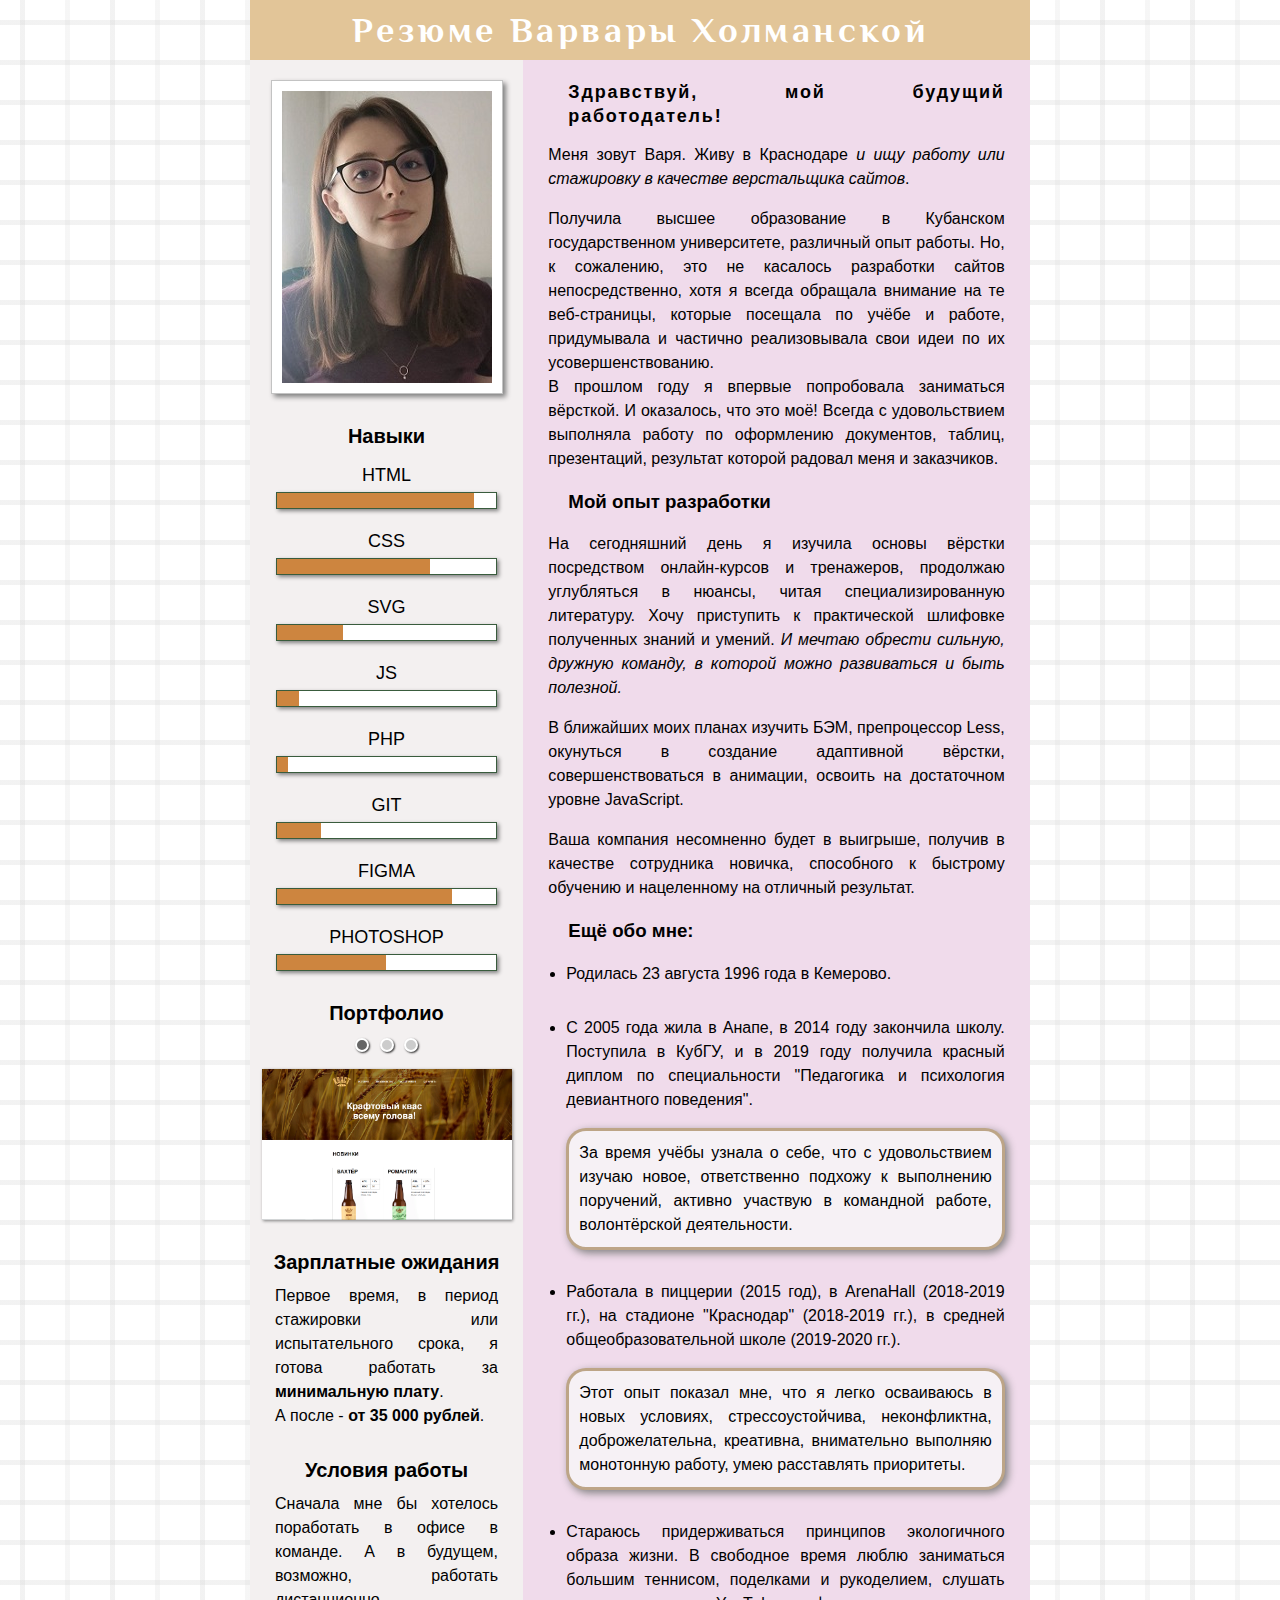
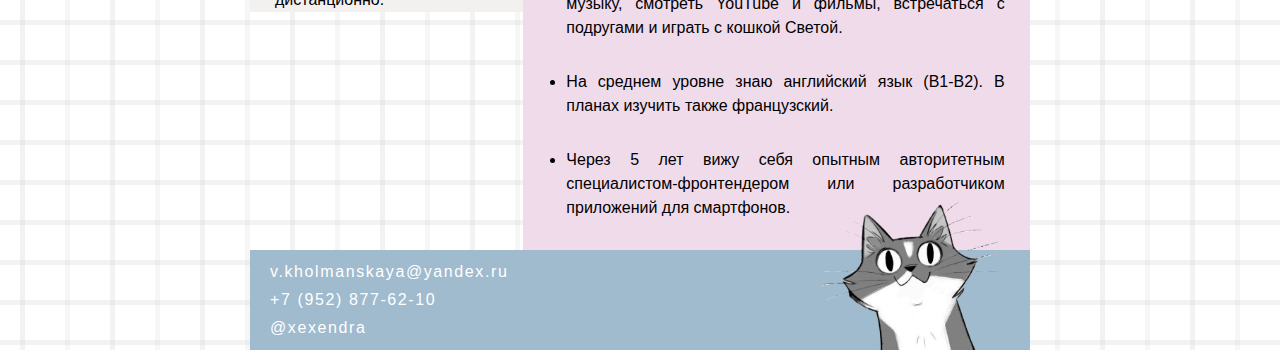
<file: index.html>
<!DOCTYPE html>
<html lang="ru">
    <head>
      <meta charset="UTF-8">
      <link rel="stylesheet" href="style.css">
      <title>Резюме Junior верстальщика</title>
      <link rel="preconnect" href="https://fonts.gstatic.com">
        <link href="https://fonts.googleapis.com/css2?family=Montserrat+Alternates&family=Open+Sans&family=PT+Sans+Caption&family=Philosopher&display=swap" 
        rel="stylesheet">
        
    </head>

    <body class="page original-theme">
        <div class="wrapper">
        <header class="original-theme">
            <div class="header-title">
                <h1>Резюме Варвары Холманской</h1>
            </div>
        </header>

        <div class="conteiner original-theme">
        <section class="left-part">
            <div class="avatar">
                <img src="image/avatar.jpg" width="210px" height="292px">
            </div>
            <dl class="skills">
                <h2 class="skill-title">Навыки</h2>
                <dt class="skill">HTML</dt>
                <dd class="skill"><div style="width: 90%;">90%</div></dd>
                <dt class="skill">CSS</dt>
                <dd><div style="width: 70%;">70%</div></dd>
                <dt class="skill">SVG</dt>
                <dd><div style="width: 30%;">30%</div></dd>
                <dt class="skill">JS</dt>
                <dd><div style="width: 10%;">10%</div></dd>
                <dt class="skill">PHP</dt>
                <dd><div style="width: 5%;">5%</div></dd>
                <dt class="skill">GIT</dt>
                <dd><div style="width: 20%;">20%</div></dd>
                <dt class="skill">FIGMA</dt>
                <dd><div style="width: 80%;">80%</div></dd>
                <dt class="skill">PHOTOSHOP</dt>
                <dd><div style="width: 50%;">50%</div></dd>
            </dl>
            <div>
                <h2>Портфолио</h2>
                <div class="slider">
                    <input type="radio" id="btn-1" name="toggle" checked>
                    <input type="radio" id="btn-2" name="toggle">
                    <input type="radio" id="btn-3" name="toggle">
                    <div class="slider-controls">
                      <label for="btn-1" title="Открыть проект №1"></label>
                      <label for="btn-2" title="Открыть проект №2"></label>
                      <label for="btn-3" title="Открыть проект №3"></label>
                    </div>
                    <div class="slider-inner">
                      <div class="slider-slides">
                        <a href="sourse/project-1/index.html" title="Перейти к просмотру"><img src="image/project-1.PNG" alt="Самостоятельный проект по окончанию тренажера HTML Academy "></a>
                        <a href="sourse/project-2/index.html" title="Перейти к просмотру"><img src="image/project-2.jpg" alt="Учебный проект сайта инструктора Кекса в HTML Academy"></a>
                        <a href="#" title="Доступ временно недоступен"><img src="image/project-3.jpg" alt="Самостоятельный проект вёрстки сайта приюта для животных на обучении в RSSchool"></a>
                      </div>
                    </div>
                </div>
                <div class="another-info">
                    <h2>Зарплатные ожидания</h2>
                    <p>Первое время, в период стажировки или испытательного срока, я готова работать за <b>минимальную плату</b>.<br>
                    А после - <b>от 35 000 рублей</b>.</p>
                    <h2>Условия работы</h2>
                    <p>Сначала мне бы хотелось поработать в офисе в команде. А в будущем, возможно, работать дистанционно.</p>
                </div>
            </div>
        </section>

        <section class="right-part">
            <div class="right-part-center">
                <h2>Здравствуй, мой будущий работодатель!</h2>
                <p>Меня зовут Варя. Живу в Краснодаре <i>и ищу работу или стажировку в качестве
                верстальщика сайтов</i>.</p>
                <p>Получила высшее образование в Кубанском государственном
                университете, различный опыт работы. 
                Но, к сожалению, это не касалось разработки сайтов непосредственно, хотя я всегда обращала внимание
                на те веб-страницы, которые посещала по учёбе и работе, придумывала и частично реализовывала свои идеи по их усовершенствованию.<br>
                В прошлом году я впервые попробовала заниматься вёрсткой. И оказалось, что это моё!
                Всегда с удовольствием выполняла работу по оформлению документов, таблиц, презентаций,
                результат которой радовал меня и заказчиков.</p>
                <h3>Мой опыт разработки</h3>
                <p>На сегодняшний день я изучила основы вёрстки посредством онлайн-курсов 
                и тренажеров, продолжаю углубляться в нюансы, читая специализированную литературу. 
                Хочу приступить к практической шлифовке полученных знаний и умений.
                <i>И мечтаю обрести сильную, дружную команду, в которой можно 
                развиваться и быть полезной.</i><br></p>
                <p>В ближайших моих планах изучить БЭМ, препроцессор Less, окунуться в
                создание адаптивной вёрстки, совершенствоваться в анимации, освоить на достаточном уровне JavaScript.<br>
                </p>
                <p>Ваша компания несомненно будет в выигрыше, получив в качестве сотрудника
                    новичка, способного к быстрому обучению и нацеленному на отличный результат.
                    </p>
                <h3>Ещё обо мне:</h3>
                <ul>
                    <li><p>Родилась 23 августа 1996 года в Кемерово.</p></li>
                    <li><p>С 2005 года жила в Анапе, в 2014 году закончила школу. 
                        Поступила в КубГУ, и в 2019 году получила красный диплом
                        по специальности "Педагогика и психология девиантного поведения".</p> 
                        <p class="soft-skills">За время учёбы узнала о себе, что с удовольствием изучаю новое, 
                        ответственно подхожу к выполнению поручений, активно участвую в командной работе, волонтёрской деятельности.</p></li>
                    <li><p>Работала в пиццерии (2015 год), в ArenaHall (2018-2019 гг.), на стадионе "Краснодар" (2018-2019 гг.), 
                        в средней общеобразовательной школе (2019-2020 гг.).</p>
                        <p class="soft-skills">Этот опыт показал мне, что я легко осваиваюсь в новых условиях,
                        стрессоустойчива, неконфликтна, доброжелательна, креативна, внимательно выполняю монотонную работу,
                        умею расставлять приоритеты.</p>
                    </li>
                    <li><p>Стараюсь придерживаться принципов экологичного образа жизни.
                        В свободное время люблю заниматься большим теннисом, поделками и рукоделием, слушать музыку, 
                        смотреть YouTube и фильмы, встречаться с подругами и играть с кошкой Светой.</p>
                    </li>
                    <li><p>На среднем уровне знаю английский язык (B1-B2). В планах изучить также французский.</p></li>
                    <li><p>Через 5 лет вижу себя опытным авторитетным специалистом-фронтендером или разработчиком
                        приложений для смартфонов. 
                    </p></li>
                </ul>

            </div>
        </section>
        </div>

        <footer>
            <div class="contacts">
                <p><a href="mailto:v.kholmanskaya@yandex.ru">v.kholmanskaya@yandex.ru</a></p>
                <p><a href="tel:+79528776210">+7 (952) 877-62-10</a></p>
                <p><a href="https://www.instagram.com/xexendra/">@xexendra</a></p>
            </div>
            <button class="cat" type="button" tabindex="0" title="Мы можем начать! Кликни!"></button>
        </footer>
    </div>
    </body>
</file>
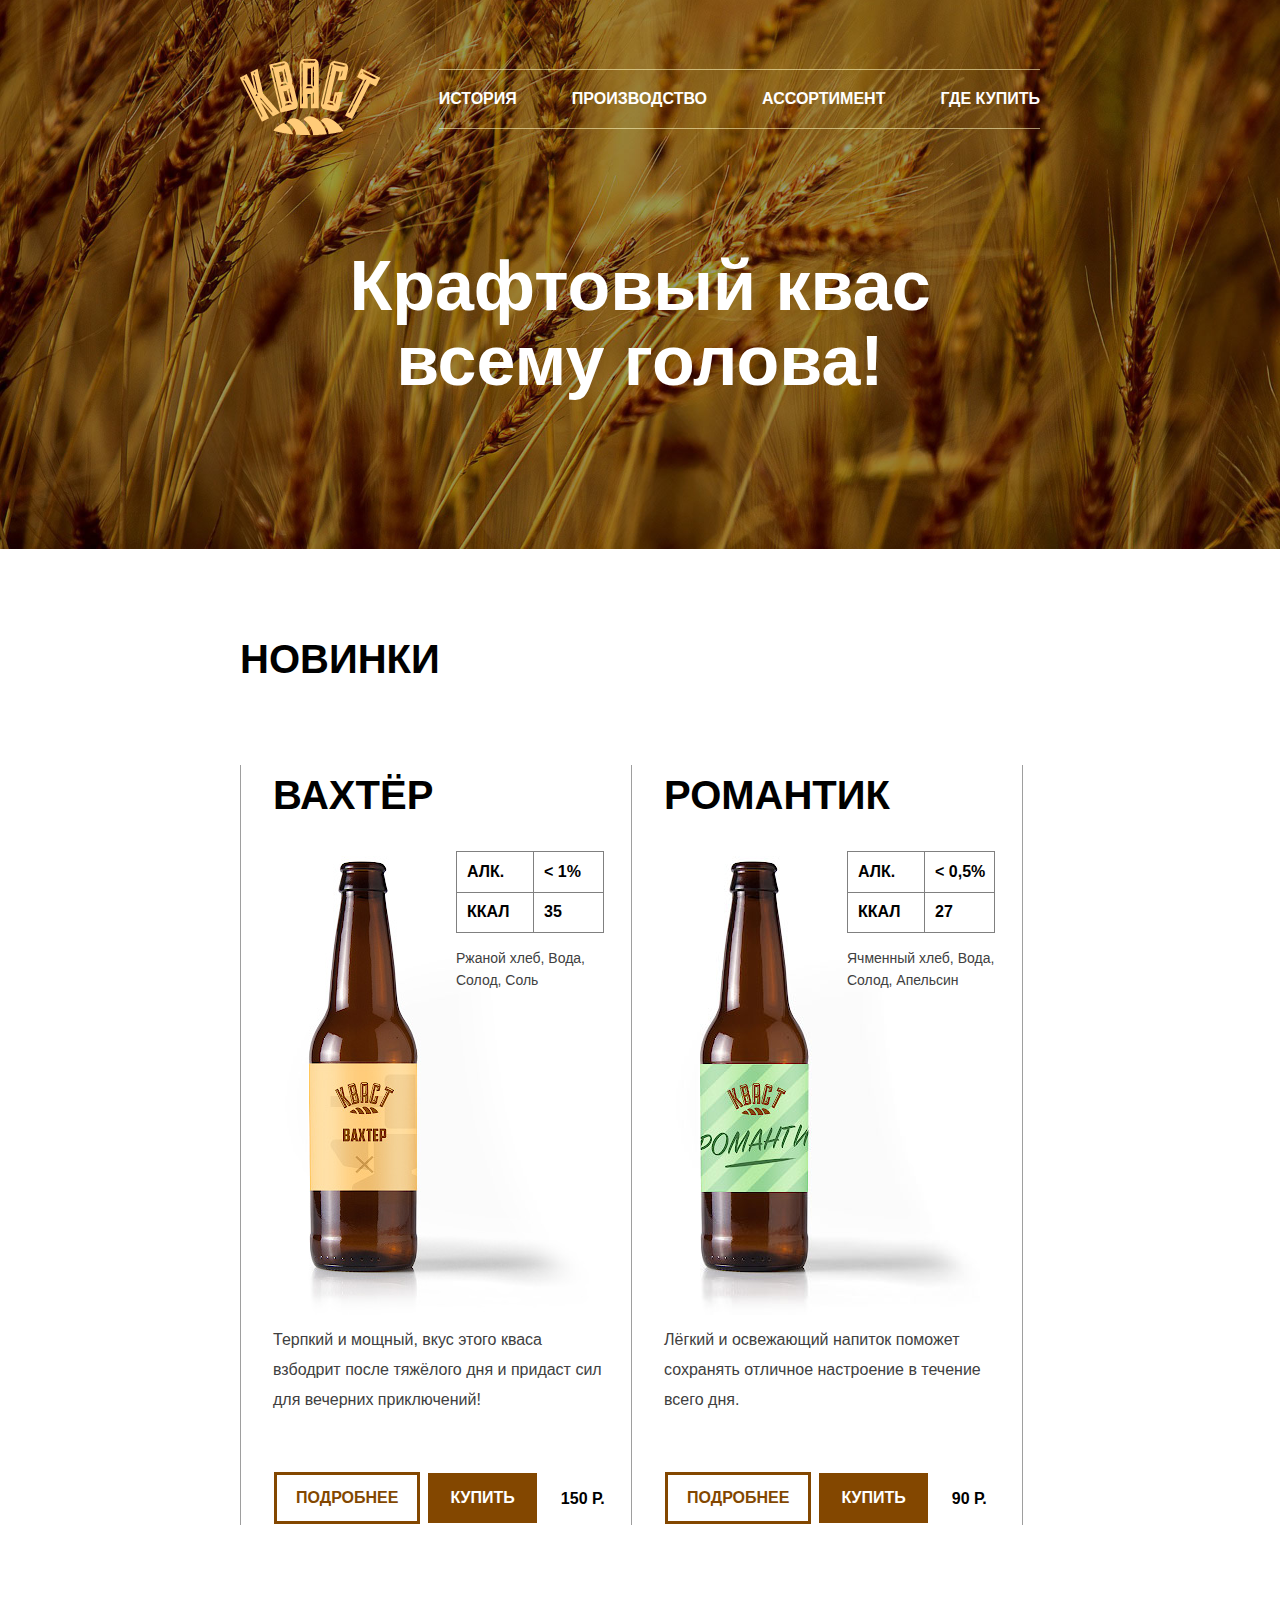
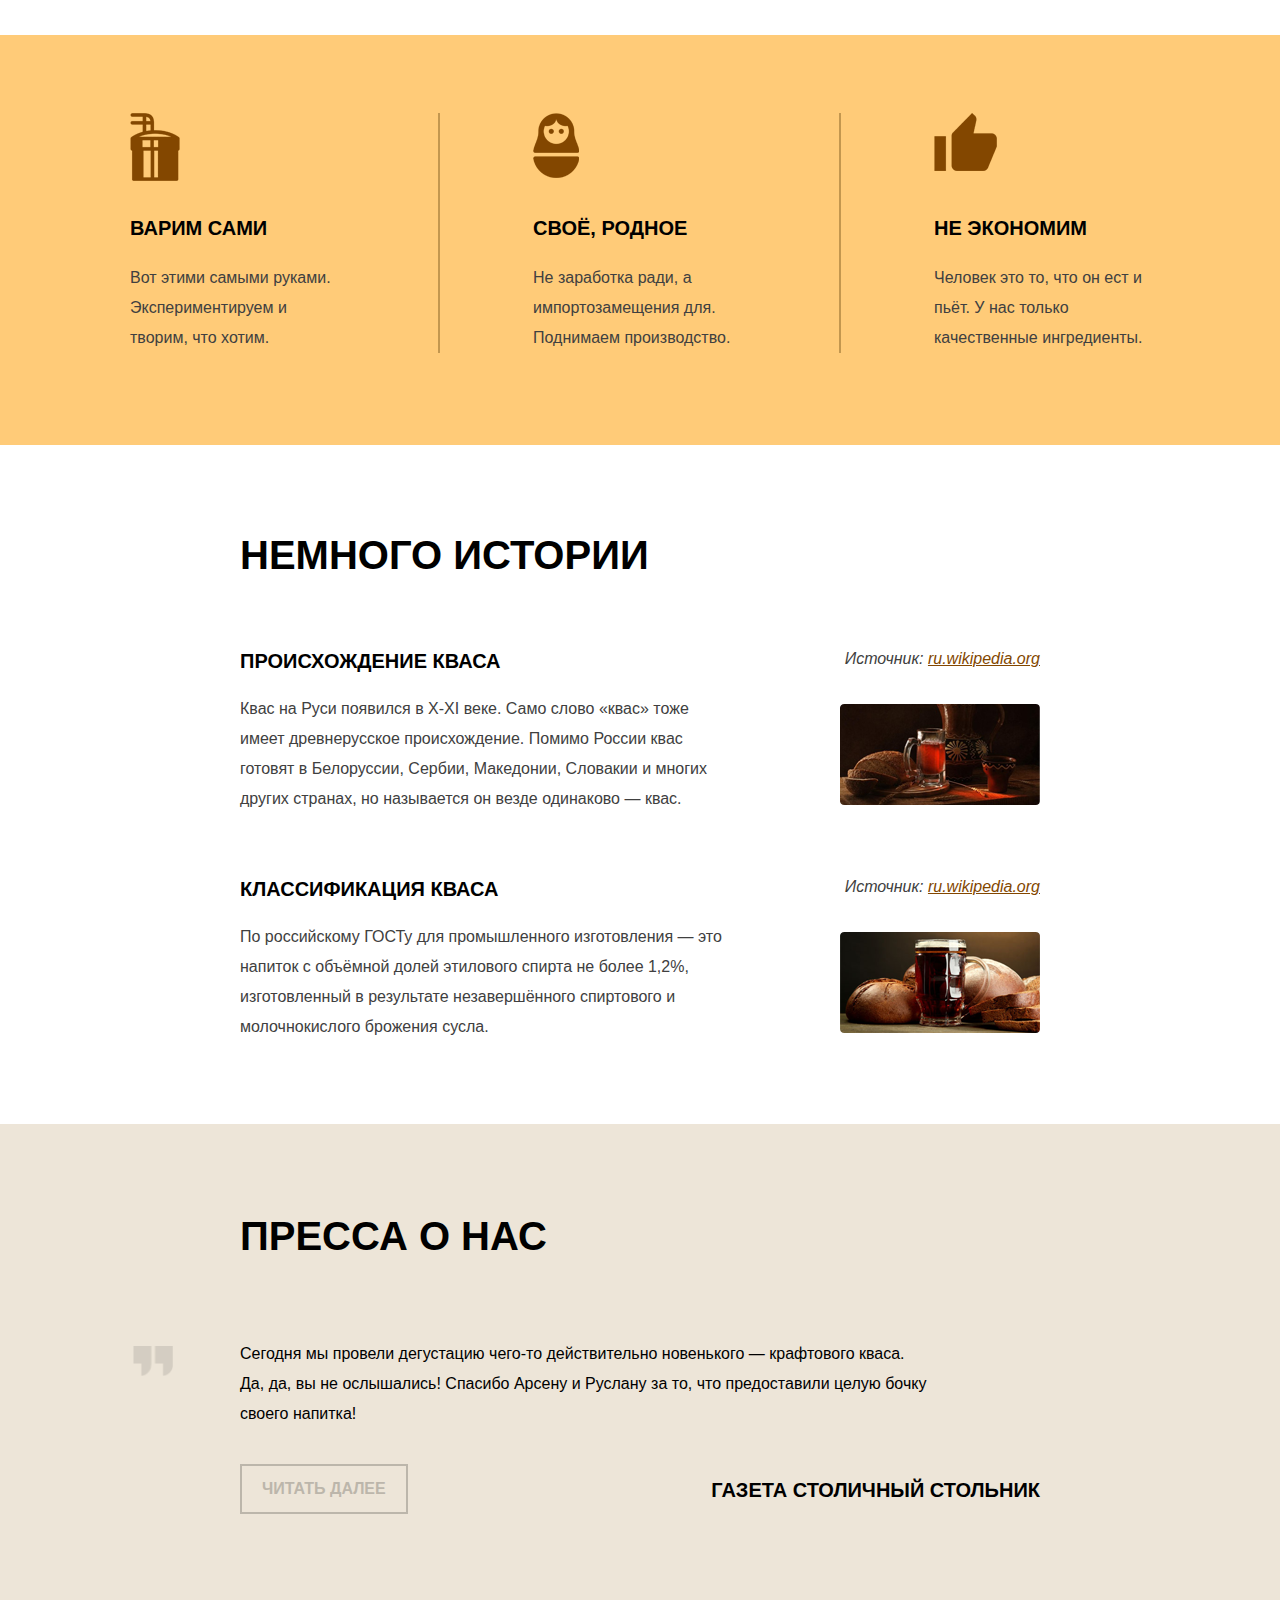
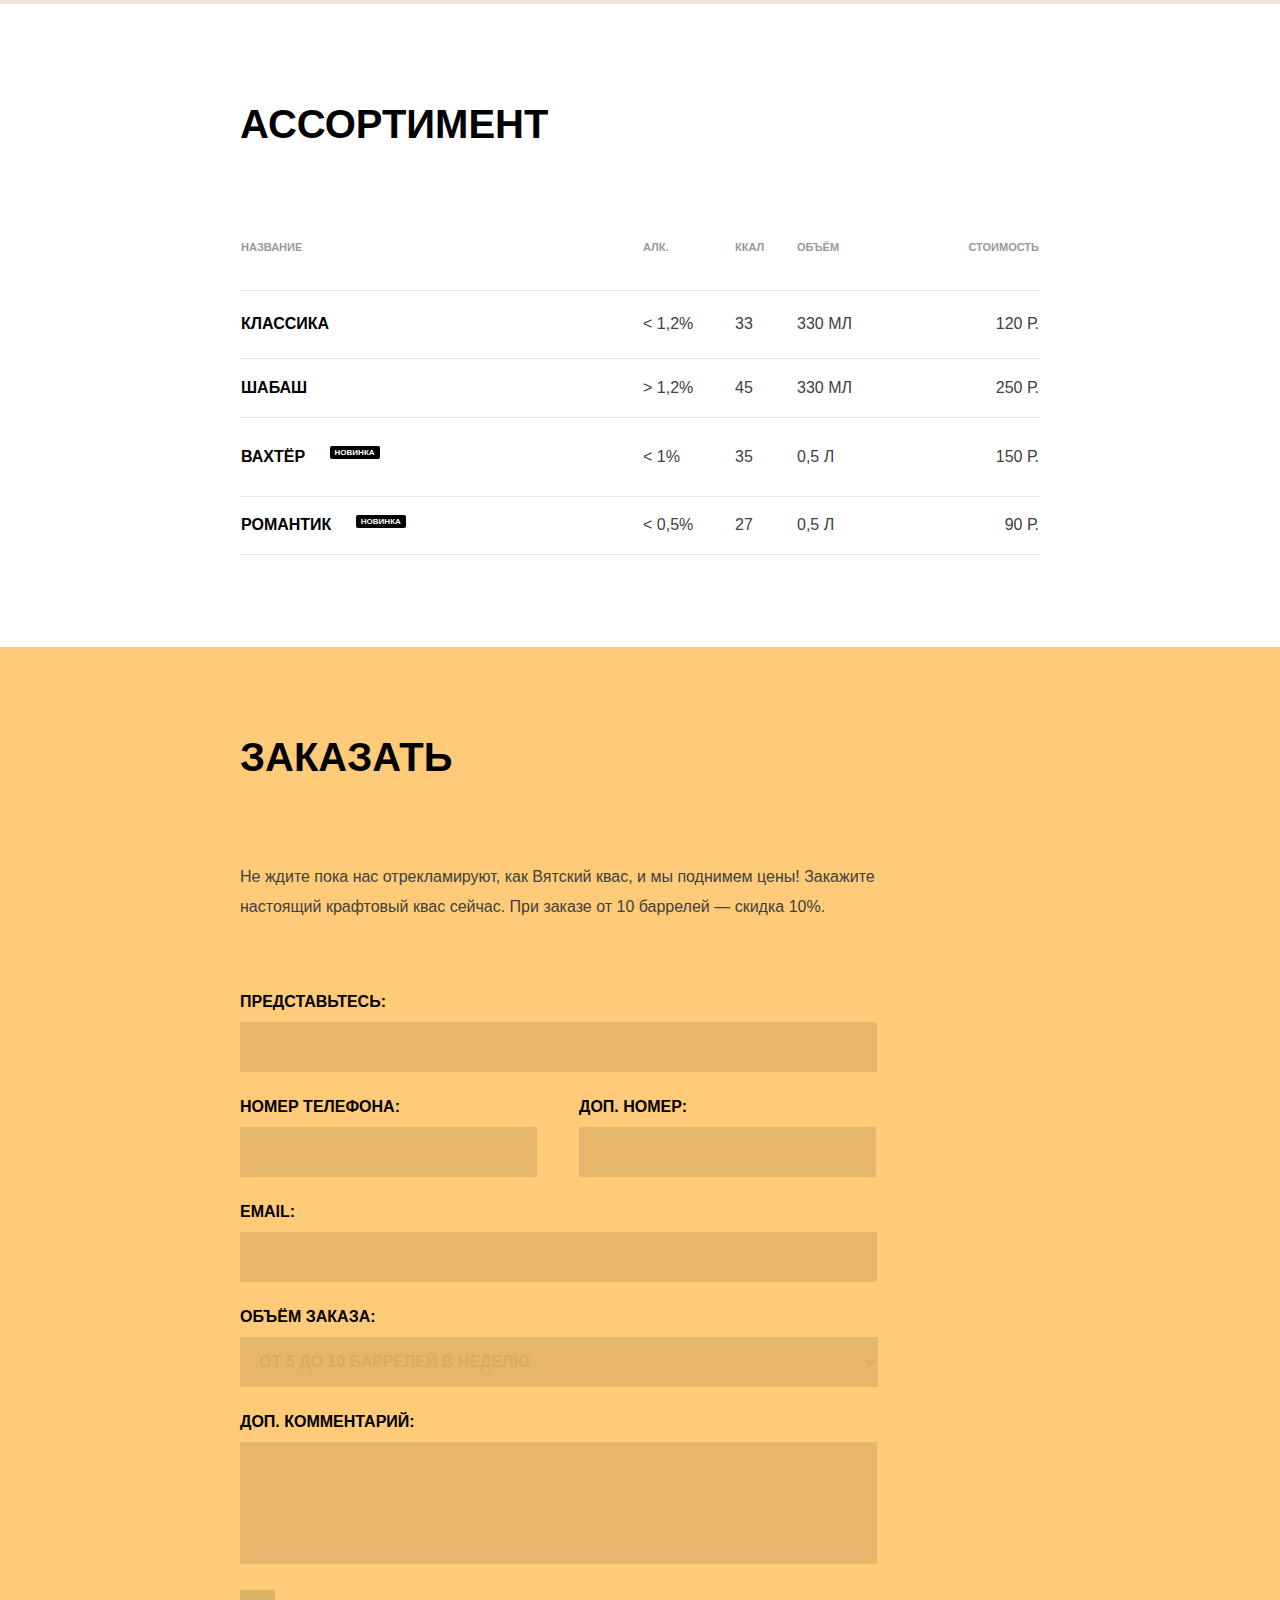
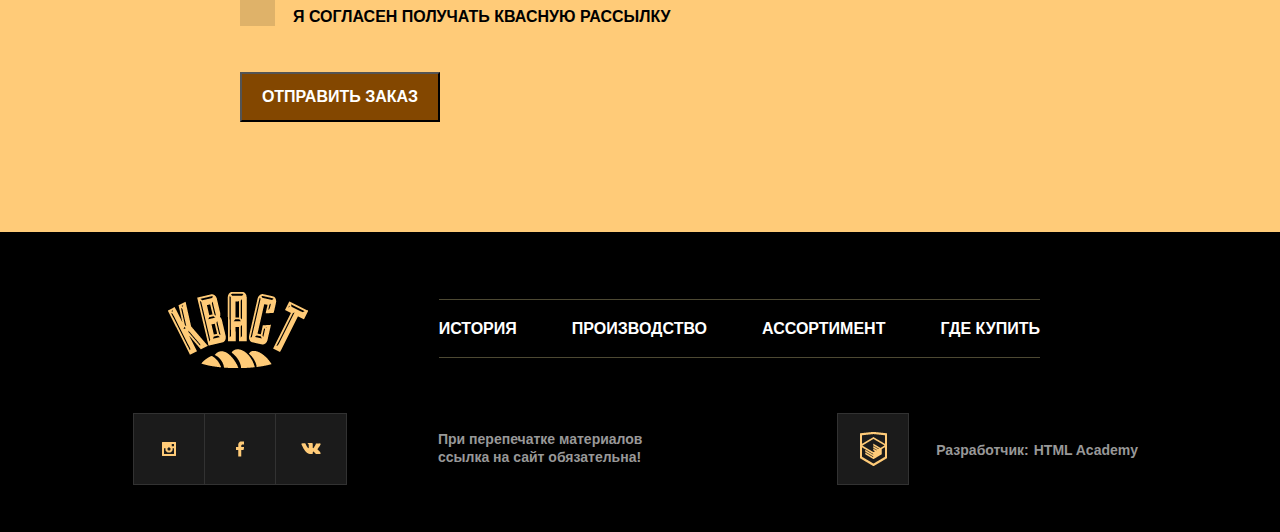
<file: sourse/project-1/index.html>
<!DOCTYPE HTML>
<html>
  <head>
    <meta charset="utf-8">
    <link rel="stylesheet" href="style.css">
    <title>Кваст</title>
  </head>
  <body>
    <div class="page-header">
      <div class="conteiner">
      <div class="header-top">
        <div class="header-logo">
          <img src="img/logo.png" alt="Кваст" width="140" height="76">
        </div>
        <ul class="main-nav">
          <li><a href="#">История</a></li>
          <li><a href="#">Производство</a></li>
          <li><a href="#">Ассортимент</a></li>
          <li><a href="#">Где купить</a></li>
        </ul>
      </div>
      <div class="promo">
        <p>Крафтовый квас <br>всему голова!</p>
      </div>
    </div>
    </div>

    <div class="new-items">
      <div class="conteiner">
        <h2>Новинки</h2>
        <div class="clearfix">
          <div class="item">
            <h3>Вахтёр</h3>
            <div class="composition-and-image">
              <div class="composition">
                <table>
                  <tr>
                  <td>Алк.</td>
                  <td>&lt; 1%</td>
                  </tr>
                  <tr>
                    <td>Ккал</td>
                    <td>35</td>
                  </tr>
                </table>
                <p>Ржаной хлеб, Вода, Солод, Соль</p> 
              </div>
              <img alt="Вахтёр" src="img/bottle-left.jpg"> 
            </div>
            <div class="item-info">
              <p>Терпкий и мощный, вкус этого кваса взбодрит после тяжёлого дня и придаст сил для вечерних приключений!</p>
              <a href="#">Подробнее</a>
              <a href="#">Купить</a>
              <b>150 Р.</b>
            </div>
          </div>
          <div class="item">
            <h3>Романтик</h3>
            <div class="composition-and-image">
              <div class="composition">
                <table>
                  <tr>
                    <td>Алк.</td>
                    <td>&lt; 0,5%</td>
                  </tr>
                  <tr>
                    <td>Ккал</td>
                    <td>27</td>
                  </tr>
                </table>
                <p>Ячменный хлеб, Вода, Солод, Апельсин</p>
              </div>
              <img alt="Романтик" src="img/bottle-right.jpg">          
            </div>
            <div class="item-info">
              <p>Лёгкий и освежающий напиток поможет сохранять отличное настроение в течение всего дня.</p>
              <a href="#">Подробнее</a>
              <a href="#">Купить</a>
              <b>90 Р.</b>
            </div>        
          </div>
        </div>
      </div>
    </div>

    <div class="technology">
      <div class="wrapper">
      <ul>
        <li>
          <img src="img/icon-brew.png">
          <h2>Варим сами</h2>
          <p>Вот этими самыми руками. Экспериментируем и <br>творим, что хотим.</p>
        </li>
        <li>
          <img src="img/icon-matreshka.png">
          <h2>Своё, родное</h2>
          <p>Не заработка ради, а импортозамещения для. Поднимаем производство.</p>
        </li>
        <li>
          <img src="img/icon-thumbsup.png">
          <h2>Не экономим</h2>
          <p>Человек это то, что он ест и пьёт. У нас только качественные ингредиенты.</p>
        </li>
      </ul>
      </div>
    </div>

    <div class="history">
      <div class="conteiner">
        <h2>Немного истории</h2>

        <dl>
            <dt class="clearfix">
              <h4>Происхождение кваса</h4>
              <i>Источник: <a target="_blank" href="https://ru.wikipedia.org">ru.wikipedia.org</a></i>
            </dt>
            <dd class="clearfix">
              <img src="img/wiki-1.png" alt="Происхождение кваса" width="200" height="101">
              <p>Квас на Руси появился в X-XI веке. Само слово «квас» тоже имеет древнерусское происхождение. 
                Помимо России квас готовят в Белоруссии, Сербии, Македонии, Словакии и многих других странах, 
                но называется он везде одинаково — квас.
              </p>          
            </dd>
          
            <dt class="clearfix">
              <h4>Классификация кваса</h4>
              <i>Источник: <a target="_blank" href="https://ru.wikipedia.org">ru.wikipedia.org</a></i>
            </dt>
            <dd class="clearfix">
              <img src="img/wiki-2.png" alt="Классификация кваса" width="200" height="101">
              <p>По российскому ГОСТу для промышленного изготовления — это напиток с объёмной долей этилового спирта 
                не более 1,2%, изготовленный в результате незавершённого спиртового и молочнокислого брожения сусла.
              </p>          
            </dd>
        </dl>
      </div>
    </div>

    <div class="press">
      <div class="conteiner">
        <h2>Пресса о нас</h2>

        <blockquote class="press-item">
          <p>Сегодня мы провели дегустацию чего-то действительно новенького — крафтового кваса. 
            <br>Да, да, вы не ослышались! Спасибо Арсену и Руслану за то, что предоставили целую бочку своего напитка!
          </p>        
          <cite>Газета столичный Стольник</cite>
          <a href="#" class="btn">Читать далее</a>
        </blockquote>
      </div>
    </div>
    

    <div class="assortement">
      <div class="conteiner">
      <h2>Ассортимент</h2>
      <table>
        <tr>
          <th>Название</th>
          <th>Алк.</th>
          <th>Ккал</th>
          <th>Объём</th>
          <th>Стоимость</th>
        </tr>
        <tr>
          <td>Классика</td>
          <td>&lt; 1,2%</td>
          <td>33</td>
          <td>330 мл</td>
          <td>120 Р.</td>
        </tr>
        <tr>
          <td>Шабаш</td>
          <td>&gt; 1,2%</td>
          <td>45</td>
          <td>330 мл</td>
          <td>250 Р.</td>
        </tr>
        <tr>
          <td>Вахтёр <sup>Новинка</sup></td>
          <td>&lt; 1%</td>
          <td>35</td>
          <td>0,5 л</td>
          <td>150 Р.</td>
        </tr>
        <tr>
          <td>Романтик <sup>Новинка</sup></td>
          <td>&lt; 0,5%</td>
          <td>27</td>
          <td>0,5 л</td>
          <td>90 Р.</td>
        </tr>
      </table>
    </div>
    </div>

    <div class="order">
      <div class="conteiner">
      <h2>Заказать</h2>
      <p>Не ждите пока нас отрекламируют, как Вятский квас, и мы поднимем цены! 
        Закажите настоящий крафтовый квас сейчас. При заказе от 10 баррелей — скидка 10%.
      </p>

      <form class="order-form">
        
        <div class="order-form-group">
          <label for="fullname">Представьтесь:</label>
          <input type="text" name="fullname" id="fullname">
        </div>
        <div class="order-form-phone">
          <div class="order-form-group">
            <label for="phone">Номер телефона:</label>
            <input class="phone" type="text" name="phone" id="phone">
          </div>
          <div class="order-form-group">
            <label for="phone-2">Доп. номер:</label>
            <input class="phone" type="text" name="phone-2" id="phone-2">
          </div>
        </div>
        <div class="order-form-group">
          <label for="email">Email:</label>
          <input type="text" name="email" id="email">
        </div>

        <div class="order-form-group">
          <label for="volume">Объём заказа:</label>
          <select name="volume" id="volume">
            <option value="От 5 до 10 баррелей в неделю">От 5 до 10 баррелей в неделю</option>
          </select>
        </div>
        
        <div class="order-form-group">
          <label for="message">Доп. комментарий:</label>
          <textarea name="message" id="message"></textarea>
        </div>

        <div class="order-form-group checkbox">
          <input type="checkbox" value="none" id="checkbox" name="checkbox" checked>
          <label for="checkbox">Я согласен получать квасную рассылку</label>
        </div>
        <br>
        <input type="submit" class="btn" value="Отправить заказ">
      </form>
    </div>
    </div>

    <div class="footer">
      <div class="wrapper">

        <div class="footer-part">
          <div class="footer-logo">
            <img src="img/logo.png" alt="Кваст-логотип" width="140" height="76">
          </div>

          <ul class="main-nav">
            <li><a href="#">История</a></li>
            <li><a href="#">Производство</a></li>
            <li><a href="#">Ассортимент</a></li>
            <li><a href="#">Где купить</a></li>
          </ul>
        </div>

        <div class="footer-part">
          <div class="footer-social">
            <a href="#" class="inst">Инстаграм</a>
            <a href="#" class="fb">Фейсбук</a>
            <a href="#" class="vk">Вконтакте</a>
          </div>
          <div class="footer-copyright">
            <p>При перепечатке материалов <br>ссылка на сайт обязательна!</p>
            <a href="#" class="htmlacademy">LOGO</a>
            <p class="dev">
              <b>Разработчик:</b><a href="https://htmlacademy.ru">HTML Academy</a>
            </p>
          </div>
        </div>

      </div>
    </div>

  </body>
</html>
</file>
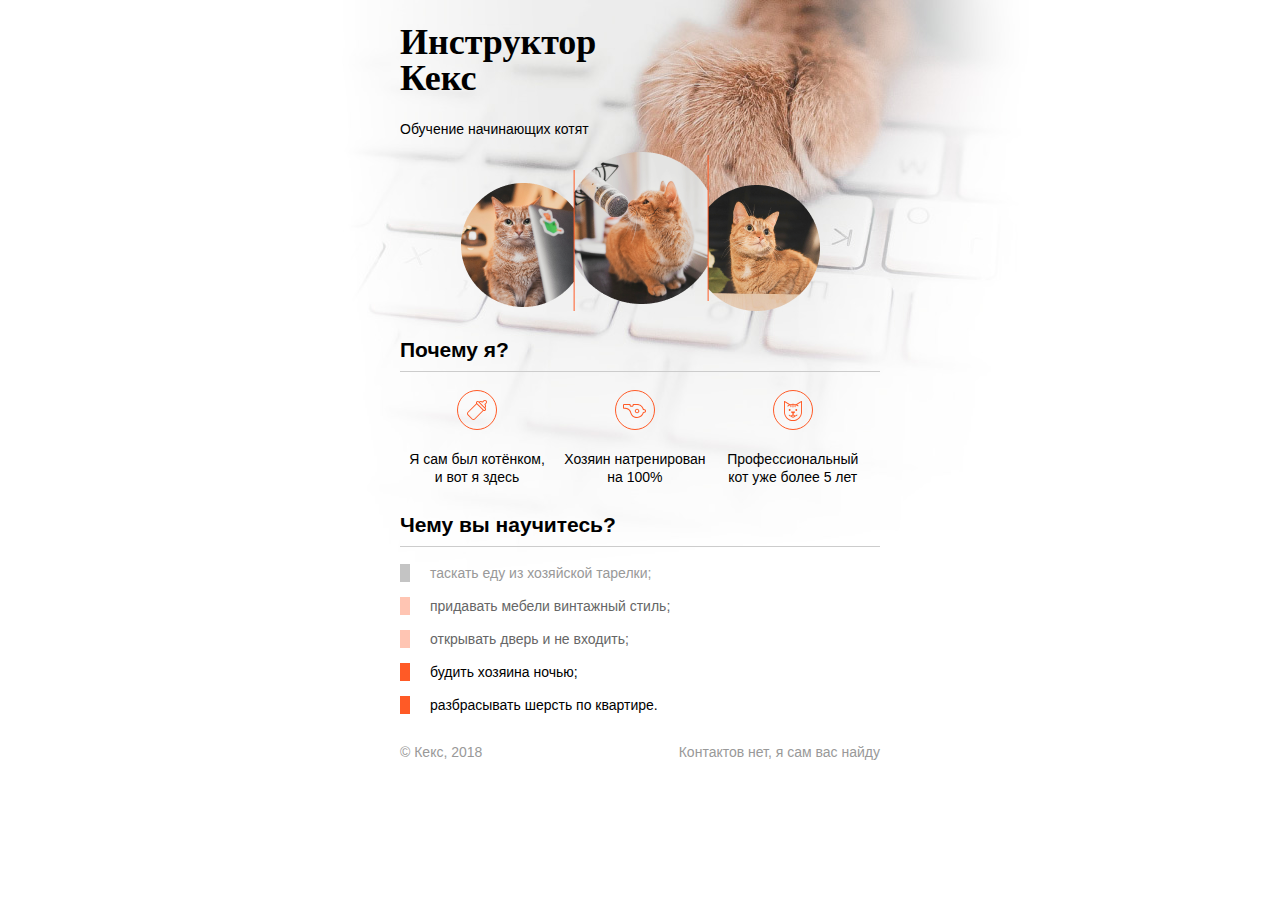
<file: sourse/project-2/index.html>
<!DOCTYPE html>
<html lang="ru">
  <head>
    <meta charset="utf-8">
    <title>Инструктор Кекс</title>
    <link rel="stylesheet" href="style.css">
  </head>
  <body>
    <div class="container">
      <header class="site-header">
        <h1>Инструктор Кекс</h1>
        <p>Обучение начинающих котят</p>
        <img src="img/keks.png">
      </header>

      <section class="features">
        <h2>Почему я?</h2>
        <p class="feature-kitten">Я сам был котёнком, и вот я здесь</p>
        <p class="feature-train">Хозяин натренирован на 100%</p>
        <p class="feature-cat">Профессиональный кот уже более 5 лет</p>
      </section>

      <section class="skills">
        <h2>Чему вы научитесь?</h2>
        <ul class="skills-list">
          <li class="skills-item">таскать еду из хозяйской тарелки;</li>
          <li class="skills-item standart">придавать мебели винтажный стиль;</li>
          <li class="skills-item standart">открывать дверь и не входить;</li>
          <li class="skills-item vip">будить хозяина ночью;</li>
          <li class="skills-item vip">разбрасывать шерсть по квартире.</li>
        </ul>
      </section>

      <footer class="site-footer">
        <p>© Кекс, 2018</p>
        <p>Контактов нет, я сам вас найду</p>
      </footer>
    </div>
  </body>
</html>
</file>
<file: style.css>
html {
    height: 100%;
}

body{
    font-family: 'Roboto', sans-serif;
    line-height: 1.5em;
    text-align: justify;
    width: 780px;
    height: 100%;
    margin: 0 auto;
    padding: 0;
    background-color: white;
    background-image:  
        linear-gradient(90deg, transparent 20px, #d4d4d44b 20px, 
        #d4d4d44b 25px, transparent 25px, transparent 65px, #d4d4d434 65px,
        #d4d4d434 70px, transparent 70px),
        linear-gradient(#d4d4d44b 5px, transparent 5px, transparent 45px,
        #d4d4d434 45px, #d4d4d434 50px, transparent 50px);
    background-position: 
        0 -20px,
        0 20px;
    background-size: 90px 40px;
    background-repeat: repeat;
}

.wrapper {
    display: table;
    height: 100%;
}

header {
    background-color: rgb(226, 197, 152);
    width: 100%;
    height: 60px;
    margin: 0;
    padding: 0;   
}

.header-title {
    font-family: 'Philosopher', sans-serif;
    font-size: 18px;
    color: rgb(255, 255, 255);
    letter-spacing: 0.2em;
    text-align: center;
    padding-top: 18px;
}

.header-title h1 {
    margin: 0;
    padding: 0;
}

.conteiner {
    display: table-row;
    height: 100%;
}

/*Блок с навыками*/

.left-part {
    margin: 0;
    width: 35%;
    height: 100%;
    float: left;
    background-color: rgb(243, 240, 240);
}

.avatar {
    margin: 20px auto;
    padding: 0;
    border: 1px solid rgb(195, 195, 195);
    width: 230px;
    height: 312px;
    background-color: rgb(255, 255, 255);
    box-shadow: 3px 3px 5px 0 grey;
}

.avatar img {
    margin: 10px;
}

.skills {
    margin: 0;
    padding: 0;
}

.left-part h2 {
    text-align: center;
    margin: 30px auto 10px;
    font-size: 20px;
    font-weight: 600;
}

.skills dt {
    text-align: center;
    padding: 5px;
    font-size: large;
}

.skills dd {
    margin: auto;
    padding: 0;
    margin-bottom: 15px;
    width: 80%;
    height: 15px;
    text-align: center;
    font-size: 0;
    border: 1px solid #395c3d;
    background-color: white;
    box-shadow: 2px 2px 4px 0 grey;
}
.skills div {
    height: 100%;
    background-color: peru;
    animation: color 2s linear 0s infinite alternate;
}

@keyframes color {
    0%{
        background-color: #ffffff;
    }
    50% {
        background-color: #c5c5c5;
    }
    100%{
        background-color: #a4b2bd;
    }
}


/*Портфолио*/

.slider {
  position: relative;
}

.slider input[type="radio"] {
  display: none;
}

.slider-inner {
  width: 250px;
  margin: auto;
  overflow: hidden;
  box-shadow: 1px 1px 3px gray;
}

.slider-slides {
  width: 300%;
  transition: transform 0.8s ease;
}

.slider-slides img {
  float: left;
  width: 250px;
  height: auto;
}

.slider-controls {
  margin-bottom: 10px;
  text-align: center;
}

.slider-controls label {
  display: inline-block;
  margin: 0 3px;
  width: 10px;
  height: 10px;
  border: 2px solid white;
  border-radius: 50%;
  background-color: #cccccc;
  box-shadow: 1px 1px 2px rgba(0, 0, 0, 0.8);
  cursor: pointer;
  transition: background-color 0.2s;
}

#btn-1:checked ~ .slider-controls label[for="btn-1"],
#btn-2:checked ~ .slider-controls label[for="btn-2"],
#btn-3:checked ~ .slider-controls label[for="btn-3"] {
  background-color: #666666;
}


#btn-1:checked ~ .slider-inner .slider-slides {
  transform: translate(0);
}

#btn-2:checked ~ .slider-inner .slider-slides {
  transform: translate(-250px);
}

#btn-3:checked ~ .slider-inner .slider-slides {
  transform: translate(-500px);
}

/*Заплатные ожидания*/
.another-info p{
    margin: 0 25px;
}

/*Блок с обращением*/

.right-part {
    float: right;
    margin: 0;
    padding: 0;
    width: 65%;
    height: 100%;
    background-color:  rgb(240, 219, 235);
}

.right-part-center {
    width: 90%;
    margin: auto;
}

.right-part h2 {
    margin-top: 20px;
    letter-spacing: 0.1em;
    font-size: 18px;
}

.right-part h2,
.right-part h3 {
    margin-left: 20px;
}

.right-part p {
    margin-top: 10px;
}

.right-part p:last-child {
    margin-bottom: 30px;
}

.right-part ul {
    margin: 0;
    padding: 0;
    padding-left: 18px;
}

.right-part ul .soft-skills {
    background-color: rgb(246, 241, 245);
    padding: 10px;
    border-radius: 20px;
    border: 3px solid rgba(182, 157, 124, 0.904);
    box-shadow: 3px 3px 8px 0 grey;
}

/*Подвал с котом*/

footer {
    display: table-row;
    position: relative;
    float: left;
    margin: 0 auto;
    width: 780px;
    height: 100px;
    background-color: rgb(160, 186, 206);
    color: white;
}

.contacts {
    letter-spacing: 0.1em;
    margin: 0;
    padding: 0;
    padding-top: 8px;
}

.contacts p {
    margin: 0;
    padding: 2px;
    padding-left: 20px;
    cursor: pointer;
}

.contacts a,
.contacts a:hover,
.contacts:active {
    text-decoration: none;
    color: white;
}

.cat {
    display: block;
    position: absolute;
    bottom: 0;
    right: 30px;
    height: 150px;
    width: 180px;
    background: url("image/cat-1.png") no-repeat;
    background-position: 100% 100%;
    background-size: contain;
    margin: 0;
    padding: 0;
    border: none;
    cursor: pointer;

}

.cat:hover {
    background: url("image/cat-2.png") no-repeat;
    background-position: 100% 100%;
    background-size: contain;
}

.cat:focus {
    background: url("image/cat-3.png") no-repeat;
    background-position: 100% 100%;
    background-size: contain;
    animation: fly 15s linear;
    animation-fill-mode: none;
    outline: none;
}

@keyframes fly {
    5% {
        transform: translate(-700px, -0px) rotate(0deg)
    }
    10% {
        transform: translate(-750px, -50px) rotate(45deg)
    }
    10% {
        opacity: 1;
    }
    35% {
        transform: translate(-2000px, -5000px) rotate(90deg)
    }
    40% {
        opacity: 0;
    }
    80% {
        transform: translate(180px, -450px) rotate(225deg)
    }
    82% {
        opacity: 1;
    }
    86% {
        transform: translate(180px, -300px) rotate(290deg);
    }
    100% {
        transform: translate(0px, 0px) rotate(360deg)
    }
}
</file>
<file: sourse/project-1/style.css>
body {
  min-width: 1050px;
  margin: 0;
  padding: 0;
}

.conteiner {
    width: 800px;
    margin: 0 auto;
    padding: 0;
}

.clearfix::after {
    content: "";
    display: table;
    clear: both;
}

.wrapper {
    width: 1050px;
    margin: 0 auto;
    padding: 0;
}

.page-header {
    width: auto;
    height: 495px;
    margin: 0;
    padding: 0;
    padding-top: 54px;
    background-image: url('img/wheat-back.jpg');
    background-position: bottom;
    background-size: cover;
}

.header-top {
    width: 800px;
    height: auto;
    display: table-cell;
    margin: 0;
    padding: 0;
    vertical-align: middle;
}

.header-logo {
    float: left;
    margin: 0;
    margin-top: 5px;
    margin-right: 0px;
    padding: 0;
}

.main-nav {
    width: auto;
    float: right;
    display: flex;
    list-style: none;
    
    margin: 0;
    margin-top: 15px;
    padding: 0;
}

.main-nav li {
    margin: 0;
    padding: 20px 0 20px 55px;
    font-family: Arial, serif;
    font-size: 16px;
    font-weight: bold;
    text-transform: uppercase;
    border-top: 1px solid rgba(255, 249, 192, 0.575);
    border-bottom: 1px solid rgba(255, 249, 192, 0.575);
}

.main-nav li:last-child {
    margin-right: 0;
}

.main-nav li:first-child {
    padding-left: 0;
}

.main-nav a {
    color: #fff;
    text-decoration: none;
}

.main-nav a:hover {
    color: #ffcb78;
}

.main-nav a:active {
    color: #ffcb78;
    opacity: 0.3;
}

.promo {
    font-family: Arial, serif;
    font-size: 70px;
    font-weight: bold;
    line-height: 75px;
    text-align: center;
}

.promo p {
    margin: 0;
    margin-top: 110px;
    color: #fff;
}

.new-items {
    font-family: Arial, serif;
    min-height: 750px;
}

.item {
    float: left;
    width: 390px;
    margin-top: 75px;
    border-left: 1px solid rgb(158, 158, 158);
    border-right: 1px solid rgb(158, 158, 158);
}

.item:last-child {
    border-left: none;
}

.new-items h2 {
    margin: 0;
    margin-top: 80px;
    font-family: Arial, serif;
    font-size: 40px;
    text-transform: uppercase;
    line-height: 61px;
}

.item h3 {
    margin: 0;
    margin-left: 32px;
    font-family: Arial, serif;
    font-size: 40px;
    text-transform: uppercase;
    line-height: 61px;
}

.composition-and-image {
    position: relative;
    margin: 0;
    margin-top: 30px;
    margin-left: 44px;
}

.composition {
    position: absolute;
    top: -5px;
    right: -5px;
    width: 180px;
    height: 140px;
}

.composition table {
    position: relative;
    border-collapse: collapse;
    height: 82px;
    margin: 0;
    padding: 0;
    font-size: 16px;
    font-weight: bold;
    text-transform: uppercase;
}

.composition td {
    border: 1px solid grey;
    width: 65px;
    height: 50%;
    padding-left: 10px;
}

.composition td:last-child {
    width: 58px;
}

.composition p {
    width: 150px;
    font-size: 14px;
    line-height: 22px;
    color: #404040;
}

.item-info p {
    float: left;
    margin: 0;
    margin-top: 6px;
    margin-left: 32px;
    width: 330px;
    font-size: 16px;
    line-height: 30px;
    color: #404040;
}

.item-info a,
.item-info b {
    float: left;
    margin: 0;
    text-decoration: none;
    font-size: 16px;
    font-weight: bold;
    line-height: 20px;
    text-transform: uppercase;
}

.item-info a:first-of-type {
    color: #834700;
    border: 3px solid #834700;
    margin-top: 57px;
    margin-left: 33px;
    padding: 13px 19px;
}

.item-info a:first-of-type:hover {
    color: #502c00;
    border: 3px solid #583100;
}

.item-info a:first-of-type:active{
    color: #a5a5a5;
    border: 3px solid #929292;
}

.item-info a:last-of-type {
    background-color: #834700;
    color: #fff;
    margin-top: 58px;
    margin-left: 8px;
    padding: 15px 22px;
}

.item-info a:last-of-type:hover {
    background-color: #613500;
}

.item-info a:last-of-type:active {
    background-color: #834700;
    color: rgb(182, 182, 182);
}

.item-info b {
    margin-top: 58px;
    margin-left: 8px;
    padding: 16px;
}

.technology {
    width: 100%;
    height: 410px;
    background-color: rgb(255, 203,120);
    margin-top: 110px;
}

.technology ul {
    margin: 0;
}

.technology ul li {
    float: left;
    width: 210px;
    height: auto;
    list-style: none;
    margin: 0;
    margin-top: 78px;
}

.technology ul li:first-child {
    margin-left: -25px;
    margin-right: 98px;
}

.technology ul li:nth-of-type(2) {
    border-right: 2px solid rgb(195, 151, 79);
    border-left: 2px solid rgb(195, 151, 79);
    padding-left: 93px;
    padding-right: 96px;
}

.technology ul li:last-child{
    margin-left: 93px;
}

.technology img {
    margin: 0 0 36px 0;
}

.technology ul li h2 {
    font-family: Arial, sans-serif;
    font-size: 20px;
    font-weight: bold;
    line-height: 30px;
    text-transform: uppercase;
    margin: -8px 0 20px 0;
}

.technology ul li:nth-of-type(2) h2 {
    margin-top: -5px;
}

.technology ul li:nth-of-type(3) h2 {
    margin-top: 2px;
}

.technology p {
    margin: 0;
    padding: 0;
    font-family: Arial, sans-serif;
    font-size: 16px;
    font-weight: normal;
    line-height: 30px;
    color: #404040;
}

.history h2 {
    margin: 0;
    margin-top: 80px;
    font-family: Arial, sans-serif;
    font-size: 40px;
    line-height: 61px;
    color: black;
    text-transform: uppercase;
}

.history dl {
    margin: 0;
}

.history dt {
    margin: 0;
    margin-top: 60px;
}

.history h4 {
    float: left;
    margin: 0;
    padding: 0;
    font-family: Arial, sans-serif;
    font-size: 20px;
    line-height: 30px;
    color: black;
    text-transform: uppercase;
}

.history i {
    float: right;
    margin: 0;
    padding: 0;
    margin-top: -2px;
    font-family: Arial, sans-serif;
    font-size: 16px;
    line-height: 30px;
    color: #404040;
}

.history i a {
    color: #834700;
}

.history i a:hover {
    color: #623600;
}

.history i a:active {
    color: #7c7c7c;
}

.history dd {
    margin: 0;
    margin-top: 18px;
}

.history img {
    float: right;
    margin: 0;
    margin-top: 10px;
    padding: 0;
}

.history p {
    width: 490px;
    float: left;
    margin: 0;
    padding: 0;
    font-family: Arial, sans-serif;
    font-size: 16px;
    line-height: 30px;
    color: #404040
}

.press {
    height: 398px;
    background-color: rgb(237, 229, 216);
    margin-top: 82px;
    padding-top: 82px;
}

.press h2 {
    margin: 0;
    font-family: Arial, sans-serif;
    font-size: 40px;
    line-height: 61px;
    color: black;
    text-transform: uppercase;
}

blockquote {
    position: relative;
    margin: 0;
    margin-top: 72px;
    padding: 0;
}

blockquote p {
    width: 700px;
    margin: 0;
    padding: 0;
    font-family: Arial, sans-serif;
    font-size: 16px;
    line-height: 30px;
}

blockquote::before {
    content: " ";
    position: absolute;
    top: 7px;
    left: -107px;
    background-image: url('img/quotes.png');
    background-size: cover;
    width: 40px;
    height: 30px;
}

blockquote cite {
    float: right;
    margin-top: 46px;
    font-family: Arial, sans-serif;
    font-size: 20px;
    font-weight: bold;
    font-style: normal;
    line-height: 30px;
    text-align: right;
    text-transform: uppercase;
}

blockquote a {
    float: left;
    margin: 0;
    margin-top: 35px;
    padding: 8px 20px;
    
    font-family: Arial, sans-serif;
    font-size: 16px;
    line-height: 30px;
    font-weight: bold;
    text-align: center;
    text-transform: uppercase;
    text-decoration: none;
    
    color: rgb(188, 182, 171);
    border: 2px solid rgb(188, 182, 171);
}

blockquote a:hover {
    background-color: rgb(177, 177, 177);
    color: white;
    border: 2px solid rgb(177, 177, 177);
}

blockquote a:active {
    background-color: rgb(153, 153, 153);
    color: rgb(187, 187, 186);
    border: 2px solid rgb(153, 153, 153);
}

.assortement {
    margin: 0;
    padding: 0;
}

.assortement h2 {
    margin: 0;
    margin-top: 90px;
    font-family: Arial, sans-serif;
    font-size: 40px;
    line-height: 61px;
    color: black;
    text-transform: uppercase;
}

.assortement table {
    margin: 0;
    margin-top: 50px;
    padding: 0;
    border-collapse: collapse;
    width: 800px;
}
.assortement tr {
    font-family: Arial, sans-serif;
    font-size: 16px;
    text-transform: uppercase;
    text-align: left;
    color: #404040;
    border-bottom: 1px solid rgb(229, 229, 229);
}

.assortement tr:first-child {
    height: 85px;
}
.assortement tr:nth-of-type(2) {
    height: 68px;
}

.assortement tr:nth-of-type(3) {
    height: 59px;
}

.assortement tr:nth-of-type(4) {
    height: 79px;
}

.assortement tr:nth-of-type(5) {
    height: 58px;
}

.assortement tr th:first-of-type,
.assortement tr td:first-of-type {
    width: 400px;
}

.assortement tr th:nth-of-type(2),
.assortement tr td:nth-of-type(2) {
    width: 90px;
}

.assortement tr th:nth-of-type(3),
.assortement tr td:nth-of-type(3) {
    width: 60px;
}

.assortement tr th:nth-of-type(4),
.assortement tr td:nth-of-type(4) {
    width: 90px;
}

.assortement tr th:last-of-type,
.assortement tr td:last-of-type {
    width: auto;
    text-align: right;
}

.assortement tr th {
    font-size: 11px;
    line-height: 30px;
    color: #999999;
}

.assortement tr td:first-of-type {
    font-weight: bold;
    color: black;
}

.assortement tr td sup {
    margin: 0 20px;
    padding: 2px 5px;
    top: 0;
    left: 0;
    font-weight: bold;
    font-size: 8px;
    color: #fff;
    background-color: black;
    border-radius: 2px;
}

.order {
    margin: 0;
    padding: 0;
    margin-top: 92px;
    background-color: rgb(255, 203, 120);
}

.order h2 {
    margin: 0;
    padding: 0;
    padding-top: 80px;
    font-family: Arial, sans-serif;
    font-size: 40px;
    line-height: 61px;
    color: black;
    text-transform: uppercase;
}

.order p {
    margin: 0;
    margin-top: 74px;
    padding: 0;
    width: 650px;
    font-family: Arial, sans-serif;
    font-size: 16px;
    line-height: 30px;
    color: #404040;
}

.order-form {
    margin: 0;
    margin-top: 65px;
    padding: 0;
}

.order-form-group {
    margin: 0;
    padding: 0;
    display: flex;
    flex-direction: column;
}

.order-form-group label {
    margin: 5px 0 10px 0;
    width: 280px;
    font-family: Arial, sans-serif;
    font-size: 16px;
    font-weight: bold;
    line-height: 20px;
    color: black;
    text-transform: uppercase;
}

.order-form-group input,
.order-form-group select,
.order-form-group textarea,
.order-form label input {
    margin-bottom: 20px;
    width: 625px;
    height: 48px;
    background-color: rgb(229, 182, 108);
    border: none;
    
    color: black;
    font-family: Arial, sans-serif;
    font-size: 16px;
    font-weight: bold;
    text-transform: uppercase;
    padding-left: 10px;
}

.order-form-group input:hover,
.order-form-group select:hover,
.order-form-group textarea:hover,
.order-form label input:hover {
    background-color: rgb(192, 152, 86);
    color: black;
    font-family: Arial, sans-serif;
    font-size: 16px;
    font-weight: bold;
    text-transform: uppercase;
    padding-left: 10px;
}

.order-form-group input:focus,
.order-form-group select:focus,
.order-form-group textarea:focus,
.order-form label input:focus {
    background-color: white;
    color: black;
    outline: none;
    font-family: Arial, sans-serif;
    font-size: 16px;
    font-weight: bold;
    text-transform: uppercase;
    padding-left: 10px;
}

.order-form-group input.phone {
    width: 285px;
}

.order-form-phone {
    display: flex;
}

.order-form-phone .order-form-group:first-child {
    margin-right: 42px;
}

.order-form .order-form-group select {
    width: 638px;
    height: 50px;
    padding-left: 15px;
    font-family: Arial, sans-serif;
    font-size: 16px;
    font-weight: bold;
    line-height: 20px;
    color: rgb(182, 144, 84, 0.3);
    text-transform: uppercase;
}

.order-form-group textarea {
    margin: 0;
    height: 118px;
    resize:none
}

.mailing {
    display: inline;
}

input[type=checkbox] {
    position: absolute;
    cursor: pointer;
    top: -2px;
    left: -2px;
    width: 35px;
    height: 36px;
    opacity: 0;
    z-index: 1;
}

.checkbox {
    position: relative;
    width: 35px;
    height: 36px;
    background-color: rgb(223, 178, 105);
    margin: 0;
    margin-top: 26px;
    z-index: 0;
}

.order-form-group.checkbox label{
    position: absolute;
    top: 12px;
    left: 53px;
    width: 400px;
}

.order-form-group.checkbox label::after{
    content: '';
	position: absolute;
	width: 12px;
	height: 7px;
	background: transparent;
	top: -6px;
	left: -42px;
	border: 2px solid #363636;
	border-top: none;
	border-right: none;
    
    transform: rotate(-45deg);
}

.order-form-group input[type=checkbox]:checked + label::after{
    opacity: 0;
}

.order-form input[type="submit"] {
    margin: 0;
    margin-top: 28px;
    margin-bottom: 110px;
    width: 200px;
    height: 50px;
    background-color: rgb(131, 71, 0);
    
    font-family: Arial, sans-serif;
    font-size: 16px;
    font-weight: bold;
    line-height: 20px;
    color: rgb(255, 255, 255);
    text-transform: uppercase;
}

.footer {
    background-color: black;
    height: 300px;
}
.footer-part {
    display: flex;
    justify-content: space-between;
}

.footer-logo {
    margin: 60px 0 0 53px;
}

.footer .main-nav {
    margin: 0;
    margin-top: 67px;
    margin-right: 125px;
    border: none;
}

.footer .main-nav li {
    height: 37px;
    margin: 0;
    padding-top: 20px;
    padding-left: 55px;
    padding-bottom: 0px;
    
    border-top: 1px solid rgb(77, 73, 51);
    border-bottom: 1px solid rgb(77, 73, 51);
}

.footer .main-nav li:first-child {
    padding-left: 0;
}

.footer-social {
    margin: 0;
    margin-top: 28px;
    margin-left: 18px;
    padding: 0;
}

.footer-social a,
.footer-copyright .htmlacademy {
    display: inline-block;
    font-size: 0;
    width: 70px;
    height: 70px;
    
    background-color: rgb(27, 27, 27);
    background-repeat: no-repeat;
    background-position: center;
    border: 1px solid rgba(255, 255, 255, 0.1);
}

.footer-social a:hover,
.footer-copyright .htmlacademy:hover {
    background-color: rgb(66, 66, 66);
    border: 1px solid rgb(45, 46, 15);
}

.footer-social a:active,
.footer-copyright .htmlacademy:active {
    background-color: rgba(117, 117, 117, 0.486);
    border: 1px solid rgba(126, 126, 126, 0.507);
}

.inst {
    background-image: url(img/icon-insta.png);
}

.fb {
    background-image: url(img/icon-fb.png);
    margin-left: -5px;
}

.vk {
    background-image: url(img/icon-vk.png);
    margin-left: -5px;
}

.footer-copyright {
    width: 700px;
    margin-top: 58px;
    margin-right: 27px;
    display: flex;
    justify-content: space-between;
}

.footer-copyright p:first-of-type{
    width: 240px;
    margin: 0;
    padding: 0;
    line-height: 1.3;
}

.footer-copyright p {
    font-family: Arial, sans-serif;
    font-size: 14px;
    font-weight: bold;
    color: #989898;
}

.htmlacademy {
    margin: -17px 0 0 132px;
    background-image: url(img/htmlacademy.png);
}

.dev {
    margin: 0;
    padding: 0;
    padding-top: 12px;
}

.dev b {
    font-weight: bold;
}

.dev a {
    padding-left: 5px;
    color: #989898;
    text-decoration: none;
}
</file>
<file: sourse/project-2/style.css>
body {
  padding: 0;
  font-family: "Arial", sans-serif;
  font-size: 14px;
  line-height: 18px;
  color: #000000;
  background: #ffffff url("img/keks-background.jpg") no-repeat 50% 0;
}

h1 {
  width: 260px;
  font-family: "Georgia", serif;
  font-size: 36px;
  line-height: 36px;
}

h2 {
  padding-bottom: 12px;
  border-bottom: 1px solid #cccccc;
}

.site-header {
  margin-bottom: 30px;
}

.skills-item {
  margin-bottom: 15px;
  padding-left: 20px;
  border-left: 10px solid #c4c4c4;
  color: #999999;
}

.standart {
  border-color: #ffc5b3;
  color: #666666;
}

/* Добавьте правило ниже */

.vip {
  border-color: #ff5a26;
  color: #000000;
}

.container {
  width: 480px;
  margin: 0 auto;
}

.site-header img {
  display: block;
  margin: 0 auto;
}

.features {
  margin-bottom: 30px;
}

.features p {
  display: inline-block;
  vertical-align: top;
  width: 30%;
  margin: 0 5px;
  text-align: center;
  background-repeat: no-repeat;
  background-position: center top;
}

.feature-kitten {
  padding-top: 60px;
  background-image: url("img/bottle.svg");
}

.feature-cat {
  padding-top: 60px;
  background-image: url("img/cat.svg");
}

.feature-train {
  padding-top: 60px;
  background-image: url("img/whistle.svg");
}

.skills-list {
  padding: 0;
  list-style: none;
}

.site-footer {
  display: flex;
  justify-content: space-between;
  color: #999999;
}
</file>
